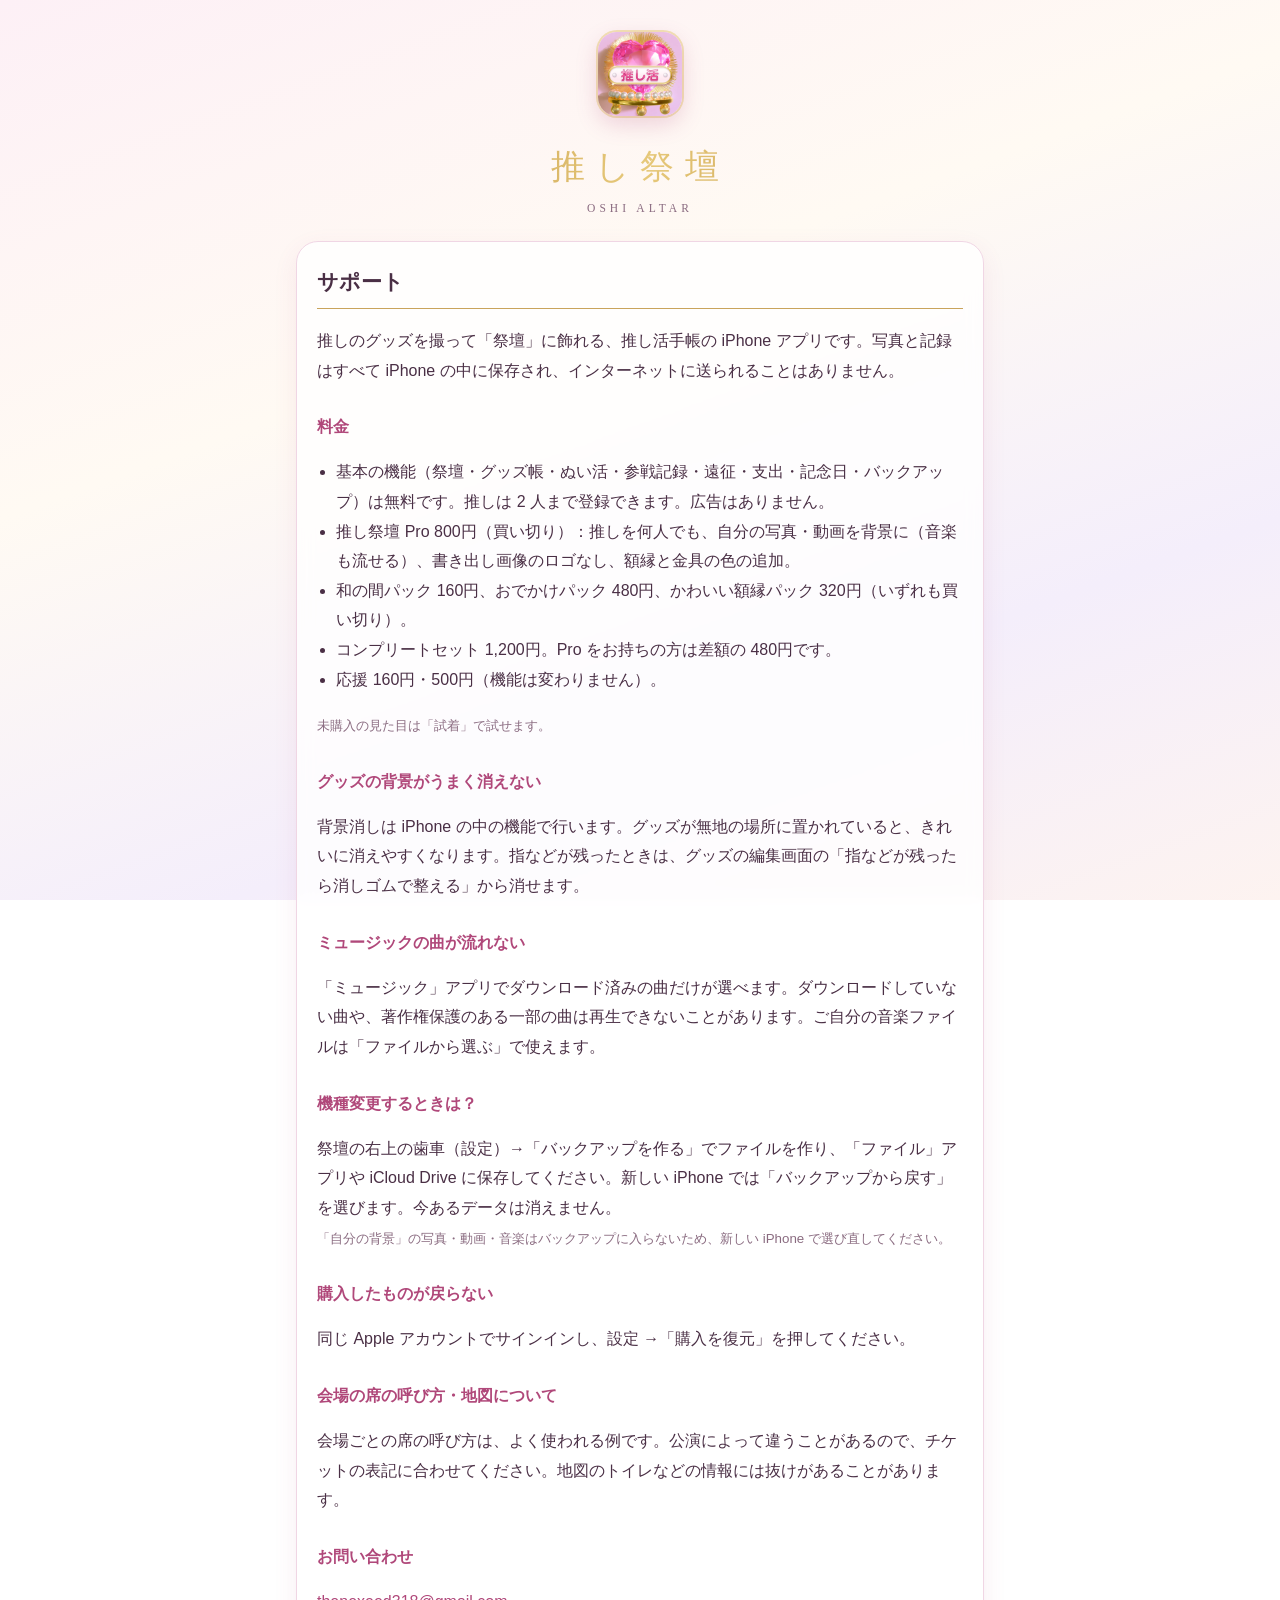
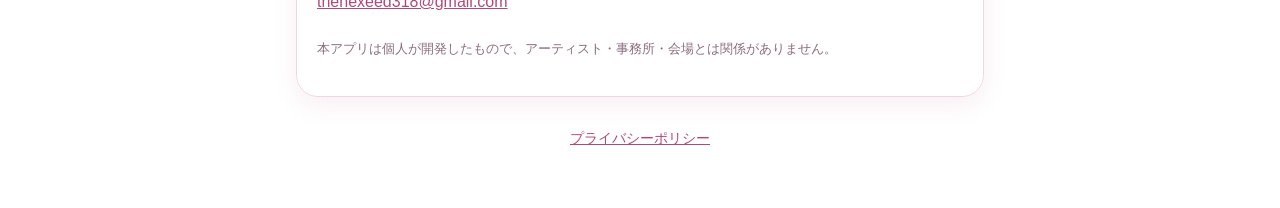
<file: index.html>
<!doctype html>
<html lang="ja">
<head>
<meta charset="utf-8">
<meta name="viewport" content="width=device-width, initial-scale=1">
<title>推し祭壇 サポート</title>
<link rel="stylesheet" href="style.css">
</head>
<body>
<main>
<header><img src="icon.png" alt=""><p class="logo">推し祭壇</p><div class="sub">OSHI ALTAR</div></header>
<section class="card">
<h1>サポート</h1>
<p>推しのグッズを撮って「祭壇」に飾れる、推し活手帳の iPhone アプリです。写真と記録はすべて iPhone の中に保存され、インターネットに送られることはありません。</p>

<h2>料金</h2>
<ul>
<li>基本の機能（祭壇・グッズ帳・ぬい活・参戦記録・遠征・支出・記念日・バックアップ）は無料です。推しは 2 人まで登録できます。広告はありません。</li>
<li>推し祭壇 Pro 800円（買い切り）：推しを何人でも、自分の写真・動画を背景に（音楽も流せる）、書き出し画像のロゴなし、額縁と金具の色の追加。</li>
<li>和の間パック 160円、おでかけパック 480円、かわいい額縁パック 320円（いずれも買い切り）。</li>
<li>コンプリートセット 1,200円。Pro をお持ちの方は差額の 480円です。</li>
<li>応援 160円・500円（機能は変わりません）。</li>
</ul>
<p><small>未購入の見た目は「試着」で試せます。</small></p>

<h2>グッズの背景がうまく消えない</h2>
<p>背景消しは iPhone の中の機能で行います。グッズが無地の場所に置かれていると、きれいに消えやすくなります。指などが残ったときは、グッズの編集画面の「指などが残ったら消しゴムで整える」から消せます。</p>

<h2>ミュージックの曲が流れない</h2>
<p>「ミュージック」アプリでダウンロード済みの曲だけが選べます。ダウンロードしていない曲や、著作権保護のある一部の曲は再生できないことがあります。ご自分の音楽ファイルは「ファイルから選ぶ」で使えます。</p>

<h2>機種変更するときは？</h2>
<p>祭壇の右上の歯車（設定）→「バックアップを作る」でファイルを作り、「ファイル」アプリや iCloud Drive に保存してください。新しい iPhone では「バックアップから戻す」を選びます。今あるデータは消えません。<br><small>「自分の背景」の写真・動画・音楽はバックアップに入らないため、新しい iPhone で選び直してください。</small></p>

<h2>購入したものが戻らない</h2>
<p>同じ Apple アカウントでサインインし、設定 →「購入を復元」を押してください。</p>

<h2>会場の席の呼び方・地図について</h2>
<p>会場ごとの席の呼び方は、よく使われる例です。公演によって違うことがあるので、チケットの表記に合わせてください。地図のトイレなどの情報には抜けがあることがあります。</p>

<h2>お問い合わせ</h2>
<p><a href="mailto:thenexeed318@gmail.com">thenexeed318@gmail.com</a></p>
<p><small>本アプリは個人が開発したもので、アーティスト・事務所・会場とは関係がありません。</small></p>
</section>

<nav><a href="privacy.html">プライバシーポリシー</a></nav>
</main>
</body>
</html>
</file>
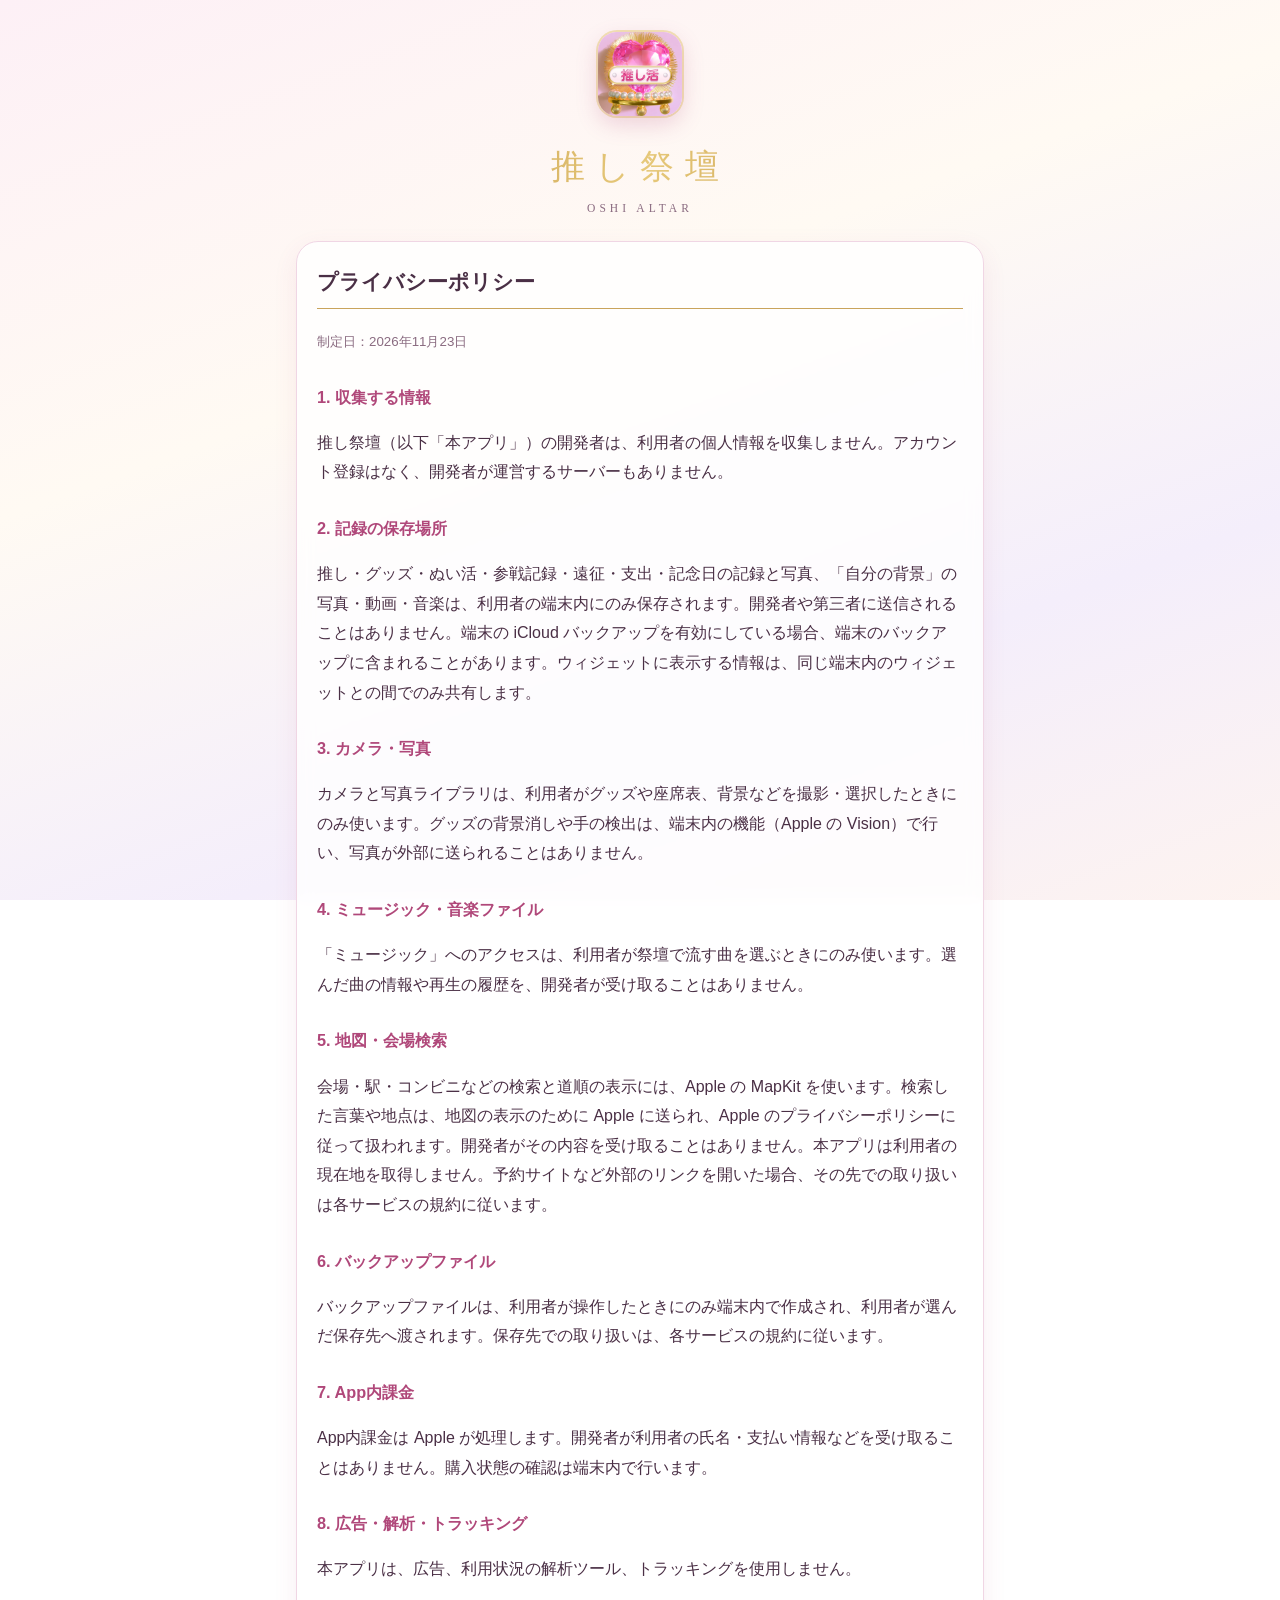
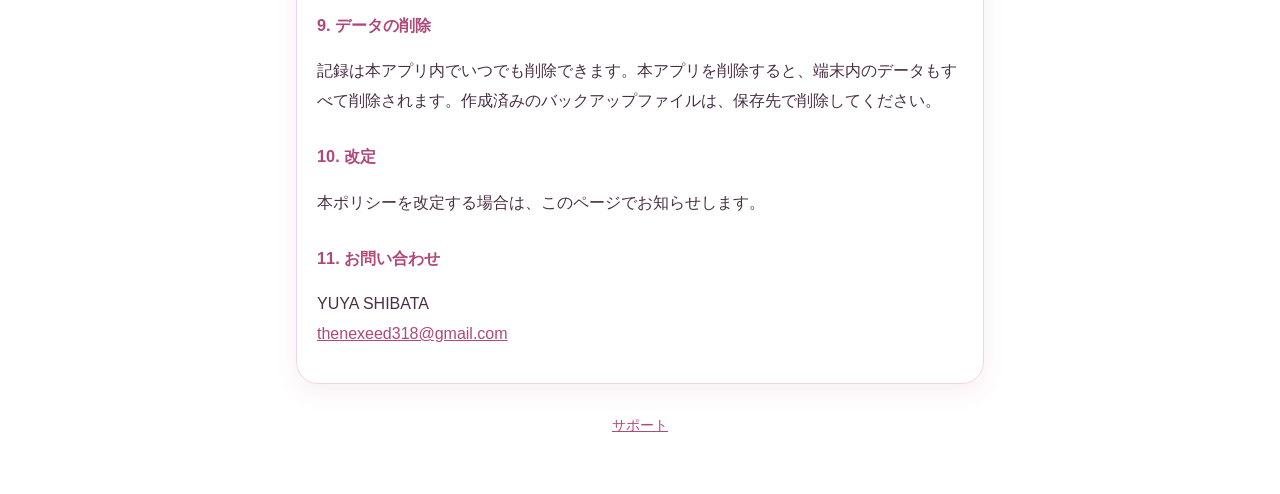
<file: privacy.html>
<!doctype html>
<html lang="ja">
<head>
<meta charset="utf-8">
<meta name="viewport" content="width=device-width, initial-scale=1">
<title>推し祭壇 プライバシーポリシー</title>
<link rel="stylesheet" href="style.css">
</head>
<body>
<main>
<header><img src="icon.png" alt=""><p class="logo">推し祭壇</p><div class="sub">OSHI ALTAR</div></header>
<section class="card">
<h1>プライバシーポリシー</h1>
<p><small>制定日：2026年11月23日</small></p>

<h2>1. 収集する情報</h2>
<p>推し祭壇（以下「本アプリ」）の開発者は、利用者の個人情報を収集しません。アカウント登録はなく、開発者が運営するサーバーもありません。</p>

<h2>2. 記録の保存場所</h2>
<p>推し・グッズ・ぬい活・参戦記録・遠征・支出・記念日の記録と写真、「自分の背景」の写真・動画・音楽は、利用者の端末内にのみ保存されます。開発者や第三者に送信されることはありません。端末の iCloud バックアップを有効にしている場合、端末のバックアップに含まれることがあります。ウィジェットに表示する情報は、同じ端末内のウィジェットとの間でのみ共有します。</p>

<h2>3. カメラ・写真</h2>
<p>カメラと写真ライブラリは、利用者がグッズや座席表、背景などを撮影・選択したときにのみ使います。グッズの背景消しや手の検出は、端末内の機能（Apple の Vision）で行い、写真が外部に送られることはありません。</p>

<h2>4. ミュージック・音楽ファイル</h2>
<p>「ミュージック」へのアクセスは、利用者が祭壇で流す曲を選ぶときにのみ使います。選んだ曲の情報や再生の履歴を、開発者が受け取ることはありません。</p>

<h2>5. 地図・会場検索</h2>
<p>会場・駅・コンビニなどの検索と道順の表示には、Apple の MapKit を使います。検索した言葉や地点は、地図の表示のために Apple に送られ、Apple のプライバシーポリシーに従って扱われます。開発者がその内容を受け取ることはありません。本アプリは利用者の現在地を取得しません。予約サイトなど外部のリンクを開いた場合、その先での取り扱いは各サービスの規約に従います。</p>

<h2>6. バックアップファイル</h2>
<p>バックアップファイルは、利用者が操作したときにのみ端末内で作成され、利用者が選んだ保存先へ渡されます。保存先での取り扱いは、各サービスの規約に従います。</p>

<h2>7. App内課金</h2>
<p>App内課金は Apple が処理します。開発者が利用者の氏名・支払い情報などを受け取ることはありません。購入状態の確認は端末内で行います。</p>

<h2>8. 広告・解析・トラッキング</h2>
<p>本アプリは、広告、利用状況の解析ツール、トラッキングを使用しません。</p>

<h2>9. データの削除</h2>
<p>記録は本アプリ内でいつでも削除できます。本アプリを削除すると、端末内のデータもすべて削除されます。作成済みのバックアップファイルは、保存先で削除してください。</p>

<h2>10. 改定</h2>
<p>本ポリシーを改定する場合は、このページでお知らせします。</p>

<h2>11. お問い合わせ</h2>
<p>YUYA SHIBATA<br><a href="mailto:thenexeed318@gmail.com">thenexeed318@gmail.com</a></p>
</section>

<nav><a href="index.html">サポート</a></nav>
</main>
</body>
</html>
</file>
<file: style.css>
:root { --ink: #4a2f45; --soft: #8a6b80; --accent: #b0487a; --line: #f0d6e4; --gold: #c9a45c; }
*, *::before, *::after { box-sizing: border-box; }
p, li { overflow-wrap: anywhere; }
body { margin: 0; color: var(--ink); line-height: 1.85;
  background: linear-gradient(160deg, #fdf0f6 0%, #fffaf3 38%, #f4eefb 72%, #fdf3f0 100%) fixed;
  font-family: -apple-system, "Hiragino Sans", "Hiragino Kaku Gothic ProN", sans-serif; }
main { max-width: 720px; margin: 0 auto; padding: 32px 16px 56px; }
header { text-align: center; margin-bottom: 22px; }
header img { width: 84px; height: 84px; border-radius: 19px; box-shadow: 0 8px 22px rgba(176,72,122,.22), 0 0 0 2px #f3e2b5; }
header .logo { font-family: "Hiragino Mincho ProN", "Yu Mincho", serif; font-size: 2.1rem; letter-spacing: .3em; margin: 10px 0 0;
  background: linear-gradient(90deg, #b8893a, #e7c97a, #b8893a); -webkit-background-clip: text; background-clip: text; color: transparent; }
header .sub { font-family: Georgia, serif; letter-spacing: .35em; color: var(--soft); font-size: .72rem; }
h1 { font-size: 1.3rem; border-bottom: 1px solid var(--gold); padding-bottom: 6px; }
h2 { font-size: 1.02rem; margin-top: 26px; color: var(--accent); }
section.card { background: rgba(255,255,255,.8); border: 1px solid var(--line); border-radius: 22px;
  padding: 4px 20px 18px; box-shadow: 0 8px 24px rgba(176,72,122,.09); backdrop-filter: blur(8px); }
small { color: var(--soft); }
a { color: var(--accent); }
nav { text-align: center; margin-top: 28px; font-size: .9rem; }
ul { padding-left: 1.2em; }
</file>
